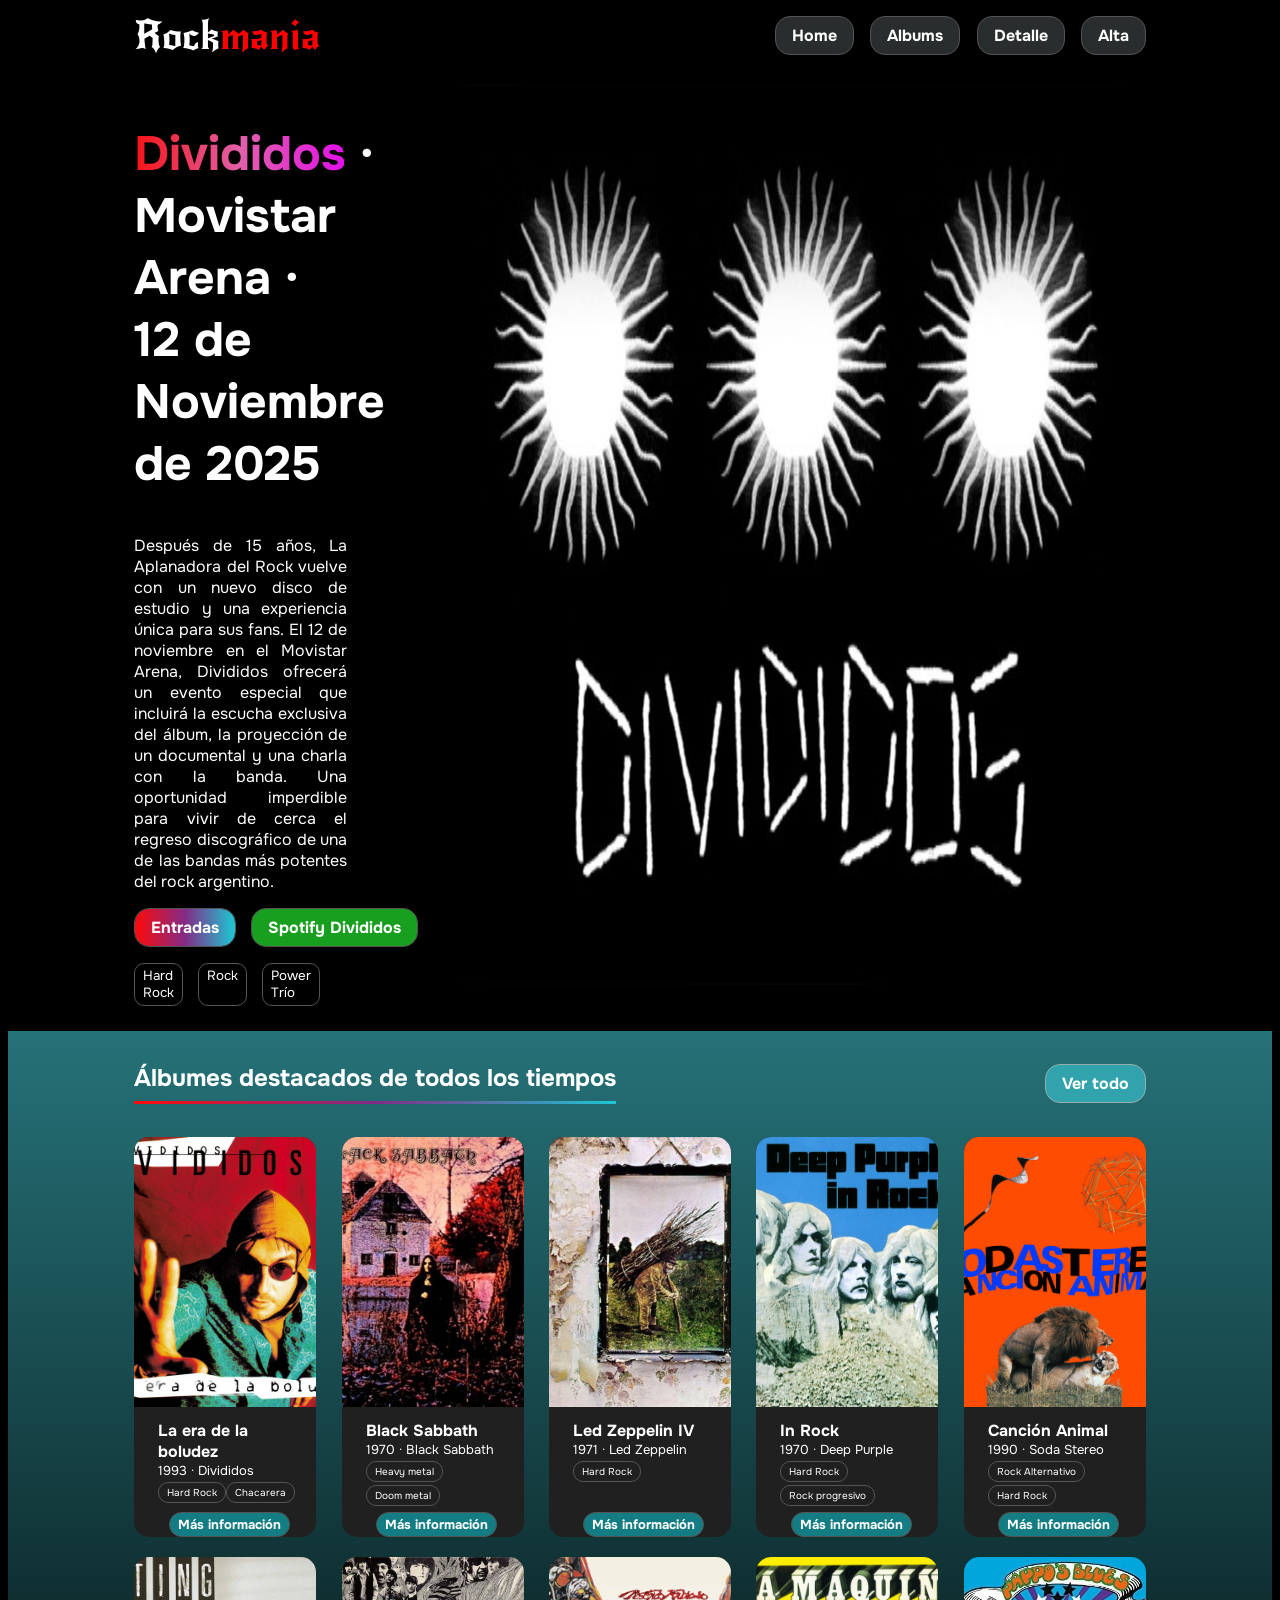
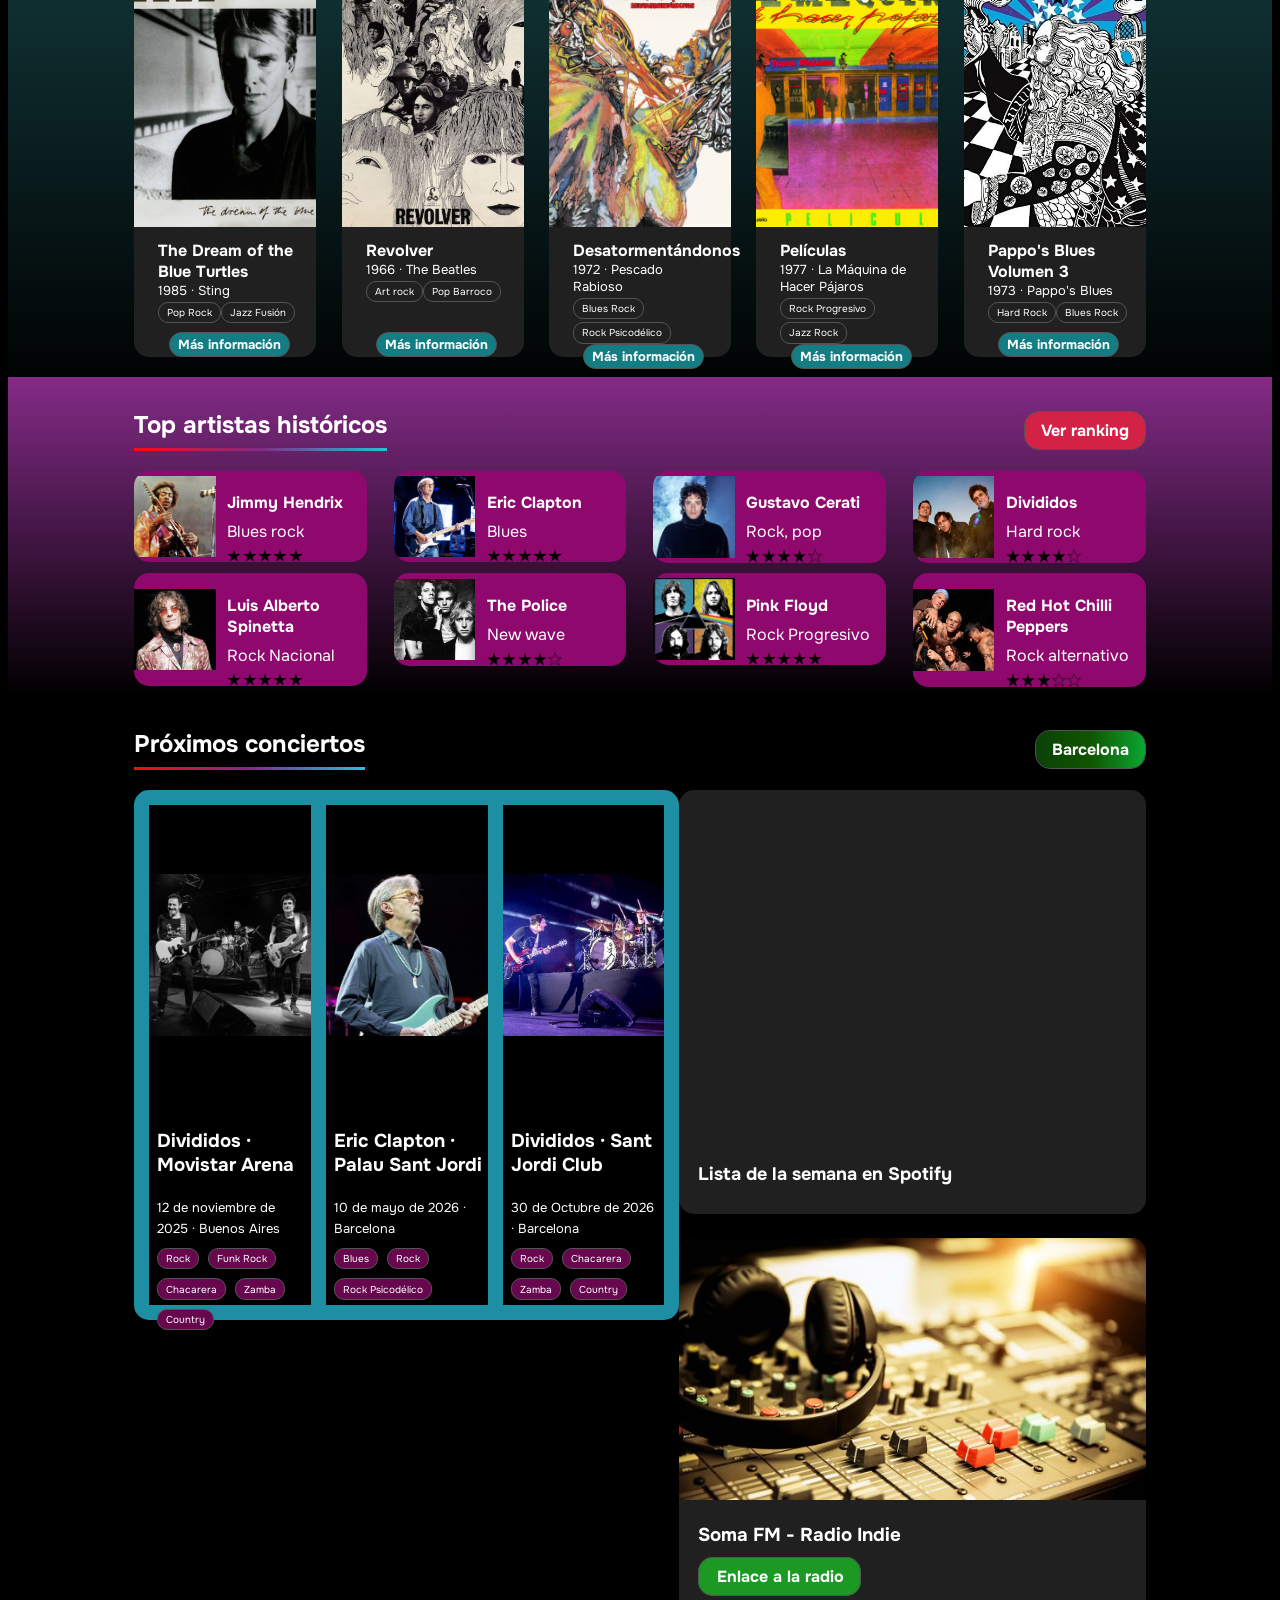
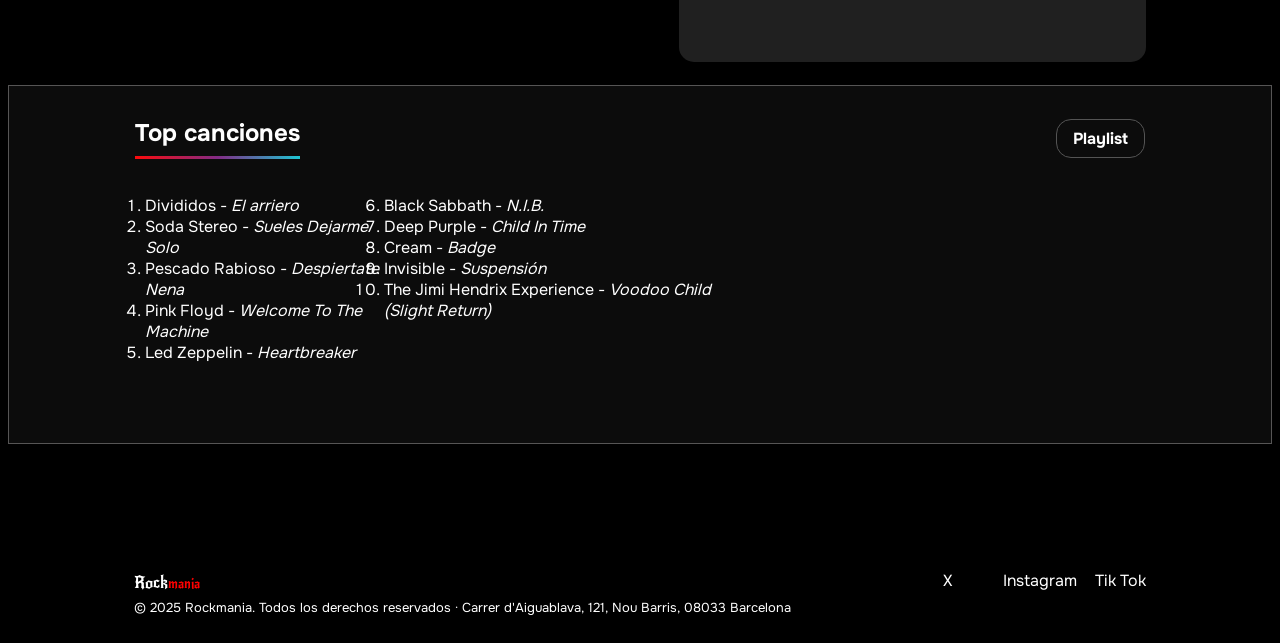
<file: index.html>
<!DOCTYPE html>
<html lang="es">

<head>
    <meta charset="UTF-8">
    <meta name="author" content="Ezequiel Ignacio Carracedo">
    <title>Rockmania</title>
    <link rel="icon" type="ico" href="favicon.ico">
    <link rel="stylesheet" href="css/style.css">
    <link rel="stylesheet" href="css/index.css">
    <link rel="stylesheet" href="css/menu.css">
</head>

<body class="tipo_general">
    <header class="menu_principal">
        <h1 class="font_titulo_pagina">Rock<span>mania</span></h1>
        <nav>
            <ul class="navegacion">
                <li class="boton"><a href="index.html">Home</a></li>
                <li class="boton"><a href="albums.html">Albums</a></li>
                <li class="boton"><a href="detalle.html">Detalle</a></li>
                <li class="boton"><a href="alta.html">Alta</a></li>
            </ul>
        </nav>

    </header>
    <main>
        <section>
            <article class="container_articulo_principal">
                <div>
                    <h2><span>Divididos</span> · Movistar
                        Arena · <span><br>12 de Noviembre de 2025</span></h2>

                    <p> Después de 15 años, La Aplanadora del Rock vuelve con un
                        nuevo
                        disco de estudio y una experiencia única para sus fans. El 12 de noviembre en el Movistar
                        Arena,
                        Divididos ofrecerá un evento especial que incluirá la escucha exclusiva del álbum, la
                        proyección
                        de
                        un documental y una charla con la banda.

                        Una oportunidad imperdible para vivir de cerca el regreso discográfico de una de las bandas
                        más
                        potentes del rock argentino. </p>
                    <footer>
                        <ul class="lista_articulo_principal">
                            <li class="boton"> <a
                                    href="https://www.movistararena.com.ar/show/98c631c5-e602-4279-a43f-797376665edb">Entradas</a>
                            </li>
                            <li class="boton"> <a
                                    href="https://open.spotify.com/artist/6ZIgPKHzpcswB8zh7sRIhx?si=WIdgTFvKQHCFEVHO5VPCTg">Spotify
                                    Divididos</a></li>
                        </ul>
                        <div class="container_tags">
                            <span class="tag">Hard Rock</span><span class="tag">Rock</span><span class="tag"> Power
                                Trío</span>
                        </div>

                    </footer>
                </div>

                <img src="src/imatges/divididosMovistar.jpg"></img>
            </article>

        </section>

        <section id="albums">
            <div class="encabezado_seccion">
                <h2>Álbumes destacados de todos los tiempos</h2>
                <span class="boton"><a href="albums.html">Ver todo</a></span>
            </div>
            <div class="seccion_album">
                <article class="container_album">
                    <img src="src/imatges/Albums/laEraDeLaBoludez.jpeg">
                    <div class="texto_album">
                        <h3>La era de la boludez</h3>
                        <span>1993 · Divididos</span>
                        <footer>
                            <div>
                                <span class="tag">Hard Rock</span><span class="tag"> Chacarera</span>

                            </div>

                        </footer>
                        <div>
                            <li class="boton"><a href="albums.html"><span>Más información</span> </a></li>
                        </div>
                    </div>
                </article>
                <article class="container_album">
                    <img src="src/imatges/Albums/blackSabbath.jpg">
                    <div class="texto_album">
                        <h3>Black Sabbath</h3>
                        <span> 1970 · Black Sabbath </span>
                        <footer>
                            <div>
                                <span class="tag"> Heavy metal​</span> <span class="tag">Doom metal</span>
                            </div>
                        </footer>
                        <div>
                            <span class="boton"><a href="albums.html">Más información</a></span>
                        </div>
                    </div>
                </article>
                <article class="container_album">
                    <img src="src/imatges/Albums/ledZeppelin.jpg">
                    <div class="texto_album">
                        <h3>Led Zeppelin IV</h3>
                        <span>1971 · Led Zeppelin</span>
                        <footer>
                            <div>
                                <span class="tag">Hard Rock</span>
                            </div>
                        </footer>
                        <div>
                            <span class="boton"> <a href="albums.html">Más información</a></span>
                        </div>
                    </div>
                </article>
                <article class="container_album">
                    <img src="src/imatges/Albums/inRock.jpg">
                    <div class="texto_album">
                        <h3>In Rock</h3>
                        <span>1970 · Deep Purple</span>
                        <footer>
                            <div>
                                <span class="tag">Hard Rock</span> <span class="tag">Rock progresivo</span>
                            </div>
                        </footer>
                        <div>
                            <a class="boton" href="albums.html">Más información</a>
                        </div>
                    </div>
                </article>
                <article class="container_album">
                    <img src="src/imatges/Albums/cancionAnimal.jpeg">
                    <div class="texto_album">
                        <h3>Canción Animal</h3>
                        <span>1990 · Soda Stereo</span>
                        <footer>
                            <div>
                                <span class="tag">Rock Alternativo</span> <span class="tag">Hard Rock</span>
                            </div>
                        </footer>
                        <div>
                            <a class="boton" href="albums.html">Más información</a>
                        </div>
                    </div>
                </article>
                <article class="container_album">
                    <img src="src/imatges/Albums/blueTurtles.jpg">
                    <div class="texto_album">
                        <h3>The Dream of the Blue Turtles</h3>
                        <span>1985 · Sting</span>
                        <footer>
                            <div>
                                <span class="tag">Pop Rock</span><span class="tag">Jazz Fusión</span>
                            </div>
                        </footer>
                        <div>
                            <a class="boton" href="albums.html">Más información</a>
                        </div>
                    </div>
                </article>
                <article class="container_album">
                    <img src="src/imatges/Albums/revolver.jpg">
                    <div class="texto_album">
                        <h3>Revolver</h3>
                        <span>1966 · The Beatles</span>
                        <footer>
                            <div>
                                <span class="tag">Art rock</span><span class="tag">Pop Barroco</span>
                            </div>
                        </footer>
                        <div>
                            <a class="boton" href="albums.html">Más información</a>
                        </div>
                    </div>
                </article>
                <article class="container_album">
                    <img src="src/imatges/Albums/desatormentandonos.jpg">
                    <div class="texto_album">
                        <h3>Desatormentándonos</h3>
                        <span>1972 · Pescado Rabioso</span>

                        <footer>
                            <div>
                                <span class="tag">Blues Rock</span> <span class="tag">Rock Psicodélico</span>
                            </div>
                        </footer>
                        <div>
                            <a class="boton" href="albums.html">Más información</a>
                        </div>
                    </div>
                </article>
                <article class="container_album">
                    <img src="src/imatges/Albums/peliculas.jpeg">
                    <div class="texto_album">
                        <h3>Películas</h3>
                        <span>1977 · La Máquina de Hacer Pájaros</span>
                        <footer>
                            <div>
                                <span class="tag">Rock Progresivo</span> <span class="tag">Jazz Rock</span>
                            </div>
                        </footer>
                        <div>
                            <a class="boton" href="albums.html">Más información</a>
                        </div>
                    </div>
                </article>
                <article class="container_album">
                    <img src="src/imatges/Albums/papposBluesVol3.jpg">
                    <div class="texto_album">
                        <h3>Pappo's Blues Volumen 3</h3>
                        <span>1973 · Pappo's Blues</span>
                        <footer>
                            <div>
                                <span class="tag">Hard Rock</span> <span class="tag">Blues Rock</span>
                            </div>
                        </footer>
                        <div>
                            <a class="boton" href="albums.html">Más información</a>
                        </div>
                    </div>
                </article>
            </div>
        </section>

        <section id="artistas_destacados">
            <div class="encabezado_seccion">
                <h2>Top artistas históricos</h2>
                <span class="boton"><a href="albums.html">Ver ranking</a></span>
            </div>
            <div class="seccion_artista">

                <article class="container_artista">

                    <img src="src/imatges/Artists/Hendrix.jpg">
                    <div>
                        <h4>Jimmy Hendrix</h4>
                        <span>Blues rock</span>
                        <a id="artista_anchor"   href="detalle.html"></a>
                        <div class="estrellas_ranking">
                            <img src="src/imatges/Artists/estrella_completa.png" alt="Estrella completa">
                            <img src="src/imatges/Artists/estrella_completa.png" alt="Estrella completa">
                            <img src="src/imatges/Artists/estrella_completa.png" alt="Estrella completa">
                            <img src="src/imatges/Artists/estrella_completa.png" alt="Estrella completa">
                            <img src="src/imatges/Artists/estrella_completa.png" alt="Estrella completa">
                        </div>
                    </div>

                </article>
                </a>
                <article class="container_artista">
                    <img src="src/imatges/Artists/clatpon.jpg">
                    <div>
                        <h4>Eric Clapton</h4>
                        <span>Blues</span>
                        <a  id="artista_anchor"   href="detalle.html"></a>
                        <div class="estrellas_ranking">
                            <img src="src/imatges/Artists/estrella_completa.png" alt="Estrella completa">
                            <img src="src/imatges/Artists/estrella_completa.png" alt="Estrella completa">
                            <img src="src/imatges/Artists/estrella_completa.png" alt="Estrella completa">
                            <img src="src/imatges/Artists/estrella_completa.png" alt="Estrella completa">
                            <img src="src/imatges/Artists/estrella_completa.png" alt="Estrella completa">
                        </div>
                    </div>
                </article>
                <article class="container_artista">
                    <img src="src/imatges/Artists/cerati.jpg">
                    <div>
                        <h4>Gustavo Cerati</h4>
                        <span>Rock, pop</span>
                        <a id="artista_anchor" href="detalle.html"></a>
                        <div class="estrellas_ranking">
                            <img src="src/imatges/Artists/estrella_completa.png" alt="Estrella completa">
                            <img src="src/imatges/Artists/estrella_completa.png" alt="Estrella completa">
                            <img src="src/imatges/Artists/estrella_completa.png" alt="Estrella completa">
                            <img src="src/imatges/Artists/estrella_completa.png" alt="Estrella completa">
                            <img src="src/imatges/Artists/estrella_vacia.png" alt="Estrella vacia">
                        </div>
                    </div>
                </article>
                <article class="container_artista">
                    <img src="src/imatges/Artists/divididos.jpg">
                    <div>
                        <h4>Divididos</h4>
                        <span>Hard rock</span>
                        <a id="artista_anchor"   href="detalle.html"></a>
                        <div class="estrellas_ranking">
                            <img src="src/imatges/Artists/estrella_completa.png" alt="Estrella completa">
                            <img src="src/imatges/Artists/estrella_completa.png" alt="Estrella completa">
                            <img src="src/imatges/Artists/estrella_completa.png" alt="Estrella completa">
                            <img src="src/imatges/Artists/estrella_completa.png" alt="Estrella completa">
                            <img src="src/imatges/Artists/estrella_vacia.png" alt="Estrella vacia">
                        </div>
                    </div>
                </article>
                <article class="container_artista">
                    <img src="src/imatges/Artists/spinetta.jpg">
                    <div>
                        <h4>Luis Alberto Spinetta</h4>
                        <span>Rock Nacional</span>
                        <a id="artista_anchor"  href="detalle.html"></a>
                        <div class="estrellas_ranking">
                            <img src="src/imatges/Artists/estrella_completa.png" alt="Estrella completa">
                            <img src="src/imatges/Artists/estrella_completa.png" alt="Estrella completa">
                            <img src="src/imatges/Artists/estrella_completa.png" alt="Estrella completa">
                            <img src="src/imatges/Artists/estrella_completa.png" alt="Estrella completa">
                            <img src="src/imatges/Artists/estrella_completa.png" alt="Estrella completa">
                        </div>
                    </div>
                </article>
                <article class="container_artista">
                    <img src="src/imatges/Artists/police.jpg">
                    <div>
                        <h4>The Police</h4>
                        <span>New wave</span>
                        <a id="artista_anchor"   href="detalle.html"></a>
                        <div class="estrellas_ranking">
                            <img src="src/imatges/Artists/estrella_completa.png" alt="Estrella completa">
                            <img src="src/imatges/Artists/estrella_completa.png" alt="Estrella completa">
                            <img src="src/imatges/Artists/estrella_completa.png" alt="Estrella completa">
                            <img src="src/imatges/Artists/estrella_completa.png" alt="Estrella completa">
                            <img src="src/imatges/Artists/estrella_vacia.png" alt="Estrella vacia">
                        </div>
                    </div>
                </article>
                <article class="container_artista">
                    <img src="src/imatges/Artists/pink_floyd.jpg">
                    <div>
                        <h4>Pink Floyd</h4>
                        <span>Rock Progresivo</span>
                        <a id="artista_anchor"  href="detalle.html"></a>
                        <div class="estrellas_ranking">
                            <img src="src/imatges/Artists/estrella_completa.png" alt="Estrella completa">
                            <img src="src/imatges/Artists/estrella_completa.png" alt="Estrella completa">
                            <img src="src/imatges/Artists/estrella_completa.png" alt="Estrella completa">
                            <img src="src/imatges/Artists/estrella_completa.png" alt="Estrella completa">
                            <img src="src/imatges/Artists/estrella_completa.png" alt="Estrella completa">
                        </div>
                    </div>
                </article>
                <article class="container_artista">
                    <img src="src/imatges/Artists/red_hot.jpg">
                    <div>
                        <h4>Red Hot Chilli Peppers</h4>
                        <span>Rock alternativo</span>
                        <a id="artista_anchor" href="detalle.html"></a>
                        <div class="estrellas_ranking">
                            <img src="src/imatges/Artists/estrella_completa.png" alt="Estrella completa">
                            <img src="src/imatges/Artists/estrella_completa.png" alt="Estrella completa">
                            <img src="src/imatges/Artists/estrella_completa.png" alt="Estrella completa">
                            <img src="src/imatges/Artists/estrella_vacia.png" alt="Estrella completa">
                            <img src="src/imatges/Artists/estrella_vacia.png" alt="Estrella completa">
                        </div>
                    </div>
                </article>
            </div>
        </section>
    </main>
    <div class="encabezado_seccion">
        <h2>Próximos conciertos</h2>
        <span id="barcelona" class="boton">Barcelona</span>
    </div>
    <div class="conciertos_aside_container">
        <section class="recuadro_proximos_conciertos">
            <article class="container_concierto">
                <img src="src/imatges/divididos.jpg">
                <div>
                    <h3>Divididos · Movistar Arena </h3>
                    <span>12 de noviembre de 2025 · Buenos Aires</span>
                    <footer>
                        <span class="tag">Rock</span> <span class="tag">Funk Rock</span><span class="tag">
                            Chacarera</span><span class="tag">Zamba</span> <span class="tag"> Country</span>
                    </footer>
                </div>
            </article>
            <article class="container_concierto">
                <img src="src/imatges/eric_clapton.jpg">
                <div>
                    <h3>Eric Clapton · Palau Sant Jordi</h3>
                    <span>10 de mayo de 2026 · Barcelona</span>
                    <footer>
                        <span class="tag">Blues</span> <span class="tag">Rock</span> <span class="tag">Rock
                            Psicodélico</span>
                    </footer>
                </div>
            </article>
            <article class="container_concierto">
                <img src="src/imatges/divididosVivo.jpg">
                <div>
                    <h3>Divididos · Sant Jordi Club</h3>
                    <span>30 de Octubre de 2026 · Barcelona</span>
                    <footer>
                        <span class="tag"> Rock</span> <span class="tag">Chacarera</span> <span class="tag">Zamba</span>
                        <span class="tag">Country</span>
                    </footer>
                </div>
            </article>

        </section>

        <aside>
            <article class="container_radio">
                <iframe data-testid="embed-iframe" style="border-radius:12px"
                    src="https://open.spotify.com/embed/playlist/2saIgDD1JlvVnL1x9wrfOG?utm_source=generator&theme=0"
                    width="100%" height="360" frameBorder="0" allowfullscreen=""
                    allow="autoplay; clipboard-write; encrypted-media; fullscreen; picture-in-picture"
                    loading="lazy"></iframe>
                <div>
                    <span>Lista de la semana en Spotify</span>
                </div>
            </article>
            <article class="container_radio">
                <img src="src/imatges/radioIndie.jpg">
                <h3>Soma FM - Radio Indie</h3>
                <a class="boton" href="https://www.radio.es/s/somafm-indiepoprocks">Enlace a la radio</a>
            </article>
        </aside>
    </div>
    <section id="top_canciones">
        <div class="encabezado_seccion">
            <h2>Top canciones</h2>
            <a class="boton"
                href="https://open.spotify.com/playlist/37i9dQZF1DWSo7PX7dbgH8?si=a5a40ad814b44875">Playlist</a>
        </div>
        <div class="seccion_top_canciones">
            <ol class="top_lista">
                <span>
                    <li>
                        <span>Divididos - <a href="detalle.html">El arriero</a></span>
                    </li>
                    <li>
                        <span>Soda Stereo - <a href="detalle.html">Sueles Dejarme Solo</a></span>
                    </li>
                    <li>
                        <span>Pescado Rabioso - <a href="detalle.html">Despiertate Nena</a></span>
                    </li>
                    <li>
                        <span>Pink Floyd - <a href="detalle.html">Welcome To The Machine</a></span>
                    </li>
                    <li>
                        <span>Led Zeppelin - <a href="detalle.html">Heartbreaker</a></span>
                    </li>
                </span>
                <span>
                    <li>
                        <span>Black Sabbath - <a href="detalle.html">N.I.B.</a></span>
                    </li>
                    <li>
                        <span>Deep Purple - <a href="detalle.html">Child In Time</a></span>
                    </li>
                    <li>
                        <span>Cream - <a href="detalle.html">Badge</a></span>
                    </li>
                    <li>
                        <span>Invisible - <a href="detalle.html">Suspensión</a></span>
                    </li>
                    <li>
                        <span>The Jimi Hendrix Experience - <a href="detalle.html">Voodoo Child
                                (Slight
                                Return)</a></span>
                    </li>
                </span>
            </ol>
        </div>
    </section>
    <footer class="seccion_footer">
        <div>
            <p class="font_titulo_pagina">Rock<span class="resaltado">mania</span></p>
            <span>&copy; 2025 Rockmania. Todos los derechos reservados · <a
                    href="https://maps.app.goo.gl/htboXodvyVePiQH66"> Carrer d'Aiguablava, 121, Nou Barris, 08033
                    Barcelona </a></span>
        </div>
        <div>
            <div>
                <a href="https://x.com/?lang=es">X</a>
            </div>
            <div>
                <a href="https://www.instagram.com/">Instagram</a>
            </div>
            <div>
                <a href="https://x.com/?lang=es">Tik Tok</a>
            </div>
        </div>
    </footer>
</body>

</html>
</file>
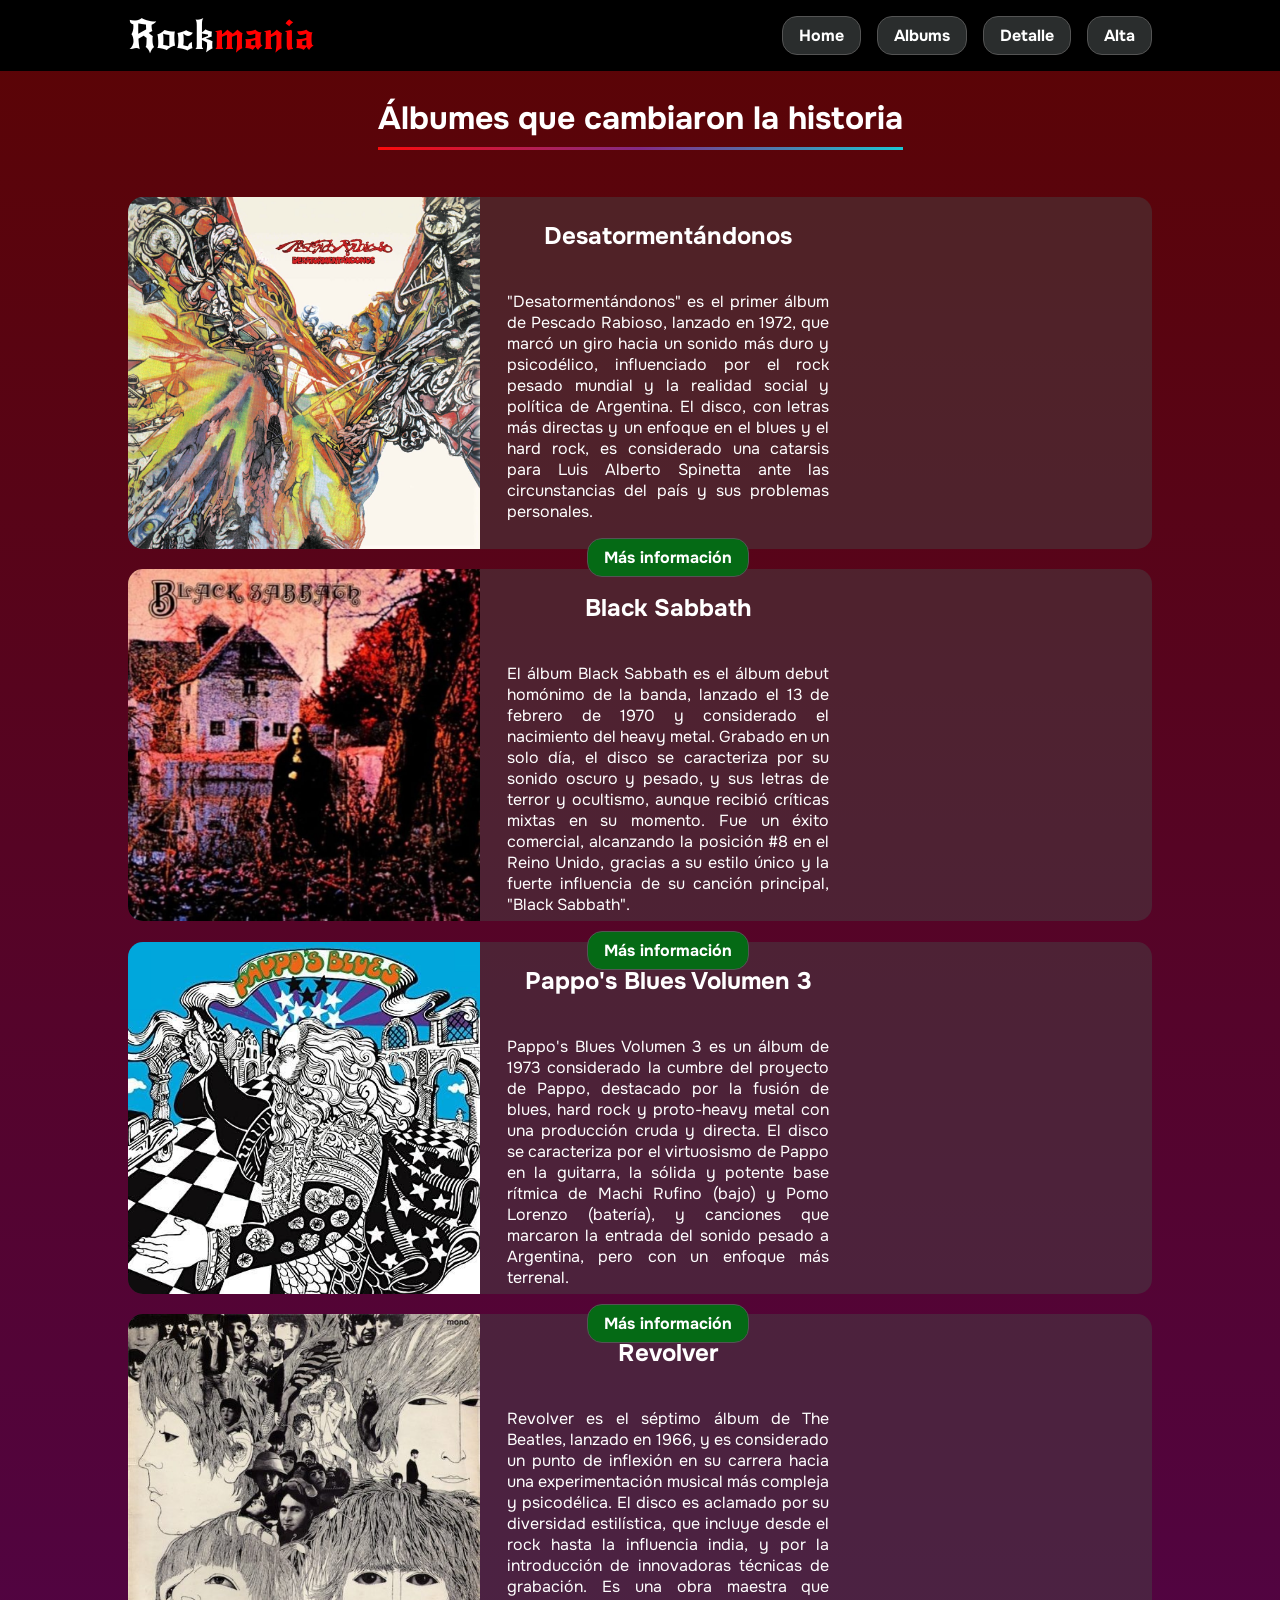
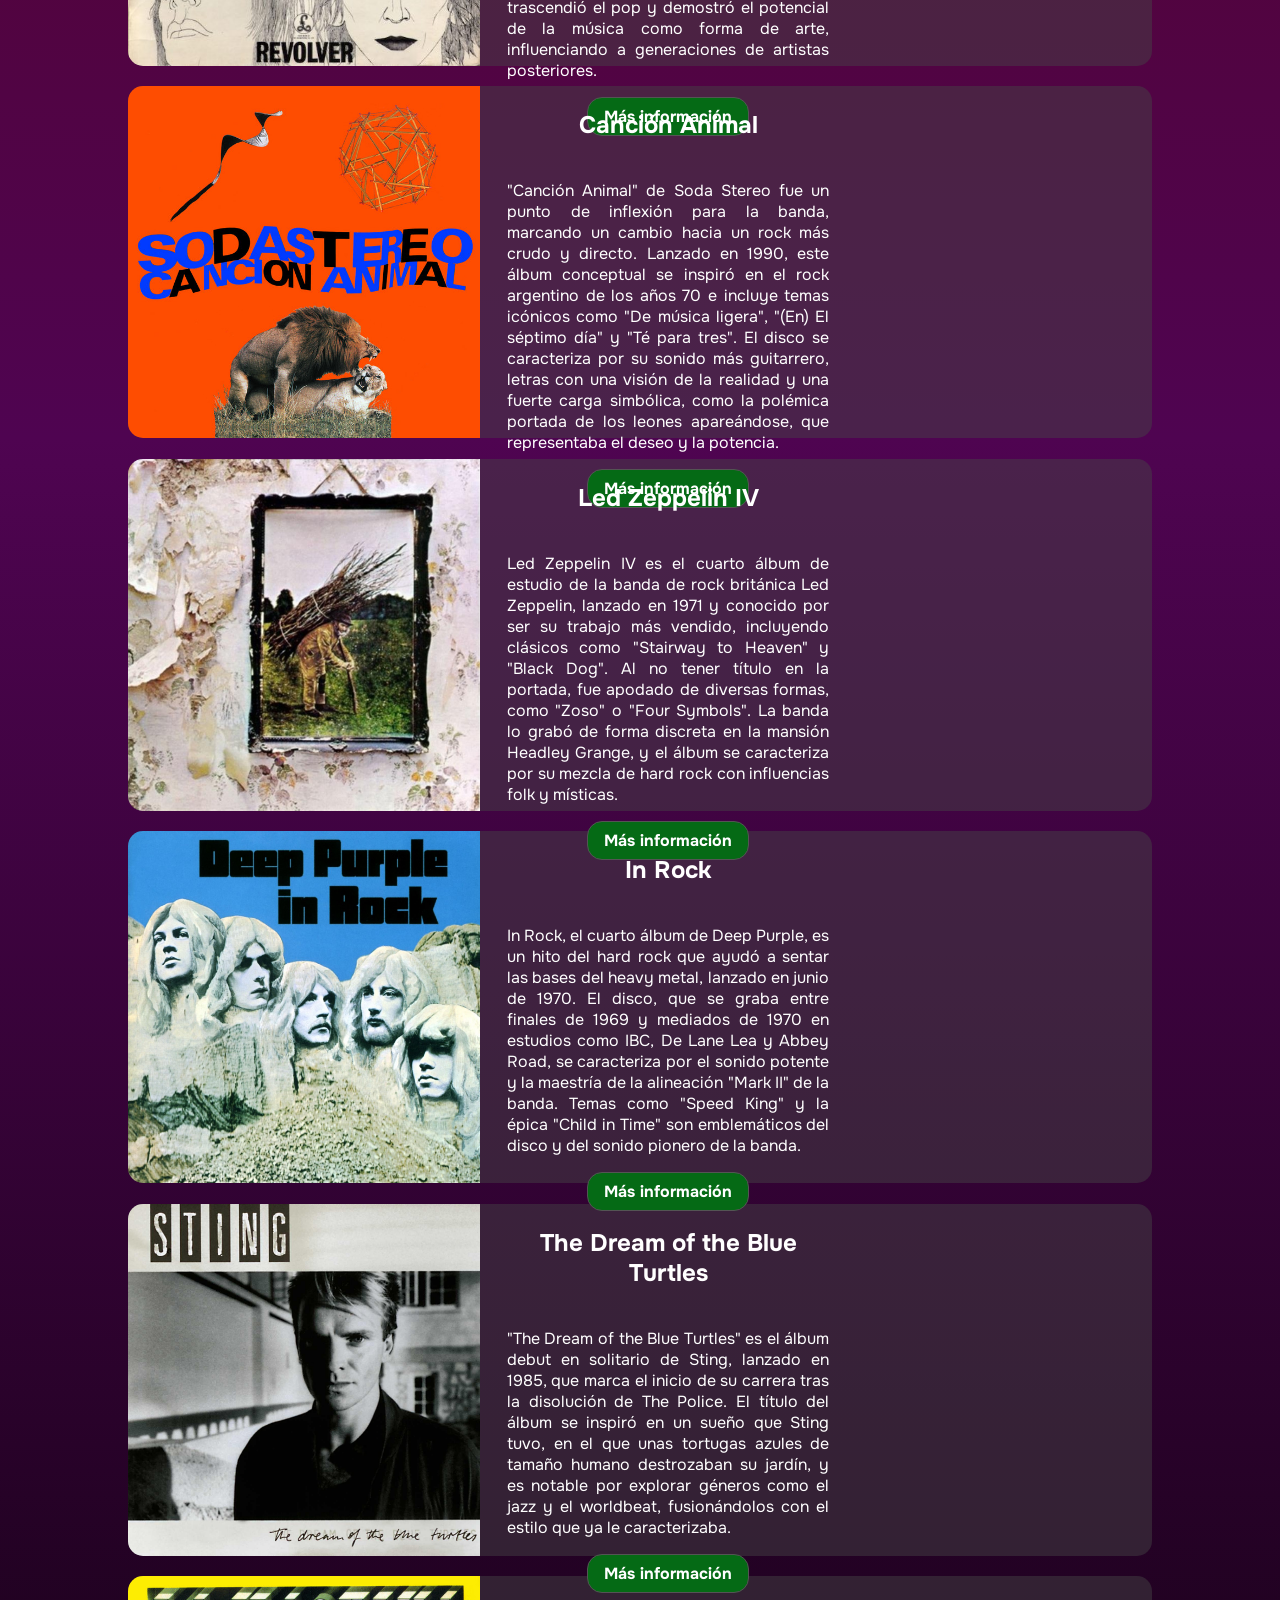
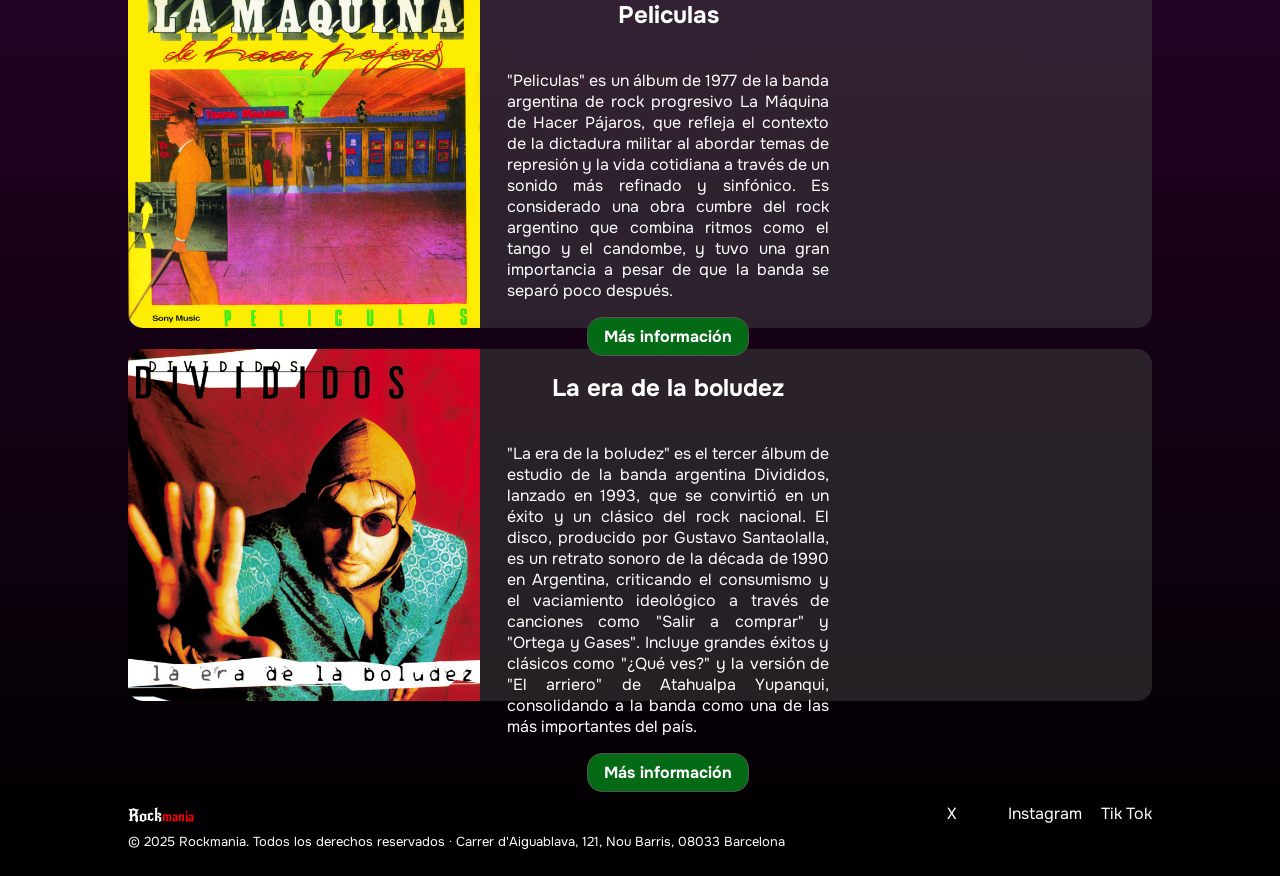
<file: albums.html>
<!DOCTYPE html>
<html lang="es">

<head>
    <meta charset="UTF-8">
    <meta name="author" content="Ezequiel Ignacio Carracedo">
    <title>Rockmania</title>
    <link rel="icon" type="ico" href="favicon.ico">
    <link rel="stylesheet" href="css/style.css">
    <link rel="stylesheet" href="css/menu.css">
    <link rel="stylesheet" href="css/albums.css">
</head>

<body class="tipo_general">
    <header class="menu_principal">
        <h1 class="font_titulo_pagina">Rock<span>mania</span></h1>
        <nav>
            <ul class="navegacion">
                <li class="boton"><a href="index.html">Home</a></li>
                <li class="boton"><a href="albums.html">Albums</a></li>
                <li class="boton"><a href="detalle.html">Detalle</a></li>
                <li class="boton"><a href="alta.html">Alta</a></li>
            </ul>
        </nav>
    </header>
    <main>
        <section>
            <div>
                <h2>Álbumes que cambiaron la historia</h2>
            </div>
            <div>
                <article>
                    <img src="src/imatges/Albums/desatormentandonos.jpg" alt="">
                    <div>
                        <div class="cuerpo_tarjeta">
                            <div>
                                <h3>Desatormentándonos</h3>
                                <p>"Desatormentándonos" es el primer álbum de Pescado Rabioso, lanzado en 1972, que
                                    marcó un
                                    giro hacia un sonido más duro y psicodélico, influenciado por el rock pesado mundial
                                    y
                                    la
                                    realidad social y política de Argentina. El disco, con letras más directas y un
                                    enfoque
                                    en
                                    el blues y el hard rock, es considerado una catarsis para Luis Alberto Spinetta ante
                                    las
                                    circunstancias del país y sus problemas personales. </p>
                                <div id="boton">
                                    <span class="boton"><a href="detalle.html">Más información</a></span>
                                </div>
                            </div>
                            <div>
                                <iframe data-testid="embed-iframe" style="border-radius:15px"
                                    src="https://open.spotify.com/embed/album/4K0JVP5veNYTVI6IMamlla?utm_source=generator"
                                    width="100%" height="352" frameBorder="0" allowfullscreen=""
                                    allow="autoplay; clipboard-write; encrypted-media; fullscreen; picture-in-picture"
                                    loading="lazy"></iframe>
                            </div>
                        </div>
                    </div>
                </article>
                <article>
                    <img src="src/imatges/Albums/blackSabbath.jpg" alt="">
                    <div>
                        <div class="cuerpo_tarjeta">
                            <div>
                                <h3>Black Sabbath</h3>
                                <p>El álbum Black Sabbath es el álbum debut homónimo de la banda, lanzado el 13 de
                                    febrero de 1970 y considerado el nacimiento del heavy metal. Grabado en un solo día,
                                    el disco se caracteriza por su sonido oscuro y pesado, y sus letras de terror y
                                    ocultismo, aunque recibió críticas mixtas en su momento. Fue un éxito comercial,
                                    alcanzando la posición #8 en el Reino Unido, gracias a su estilo único y la fuerte
                                    influencia de su canción principal, "Black Sabbath". </p>
                                <div id="boton">
                                    <span class="boton"><a href="detalle.html">Más información</a></span>
                                </div>
                            </div>

                            <div>
                                <iframe data-testid="embed-iframe" style="border-radius:12px"
                                    src="https://open.spotify.com/embed/album/3OmnatFgQ8o1DlYLp9EpNJ?utm_source=generator"
                                    width="100%" height="352" frameBorder="0" allowfullscreen=""
                                    allow="autoplay; clipboard-write; encrypted-media; fullscreen; picture-in-picture"
                                    loading="lazy"></iframe>

                            </div>
                        </div>
                    </div>
                </article>
                <article>
                    <img src="src/imatges/Albums/papposBluesVol3.jpg" alt="">
                    <div>
                        <div class="cuerpo_tarjeta">
                            <div>
                                <h3>Pappo's Blues Volumen 3</h3>
                                <p>Pappo's Blues Volumen 3 es un álbum de 1973 considerado la cumbre del proyecto de
                                    Pappo,
                                    destacado por la fusión de blues, hard rock y proto-heavy metal con una producción
                                    cruda y
                                    directa. El disco se caracteriza por el virtuosismo de Pappo en la guitarra, la
                                    sólida y
                                    potente base rítmica de Machi Rufino (bajo) y Pomo Lorenzo (batería), y canciones
                                    que
                                    marcaron la entrada del sonido pesado a Argentina, pero con un enfoque más terrenal.
                                </p>
                                <div id="boton">
                                    <span class="boton"><a href="detalle.html">Más información</a></span>
                                </div>
                            </div>
                            <div><iframe data-testid="embed-iframe" style="border-radius:12px"
                                    src="https://open.spotify.com/embed/album/1F3hULFzB7JebCft7dcdBq?utm_source=generator"
                                    width="100%" height="352" frameBorder="0" allowfullscreen=""
                                    allow="autoplay; clipboard-write; encrypted-media; fullscreen; picture-in-picture"
                                    loading="lazy"></iframe></div>

                        </div>
                    </div>
                </article>
                <article>
                    <img src="src/imatges/Albums/revolver.jpg" alt="">
                    <div>
                        <div class="cuerpo_tarjeta">
                            <div>
                                <h3>Revolver</h3>
                                <p>Revolver es el séptimo álbum de The Beatles, lanzado en 1966, y es considerado un
                                    punto
                                    de
                                    inflexión en su carrera hacia una experimentación musical más compleja y
                                    psicodélica. El
                                    disco es aclamado por su diversidad estilística, que incluye desde el rock hasta la
                                    influencia india, y por la introducción de innovadoras técnicas de grabación. Es una
                                    obra
                                    maestra que trascendió el pop y demostró el potencial de la música como forma de
                                    arte,
                                    influenciando a generaciones de artistas posteriores.
                                </p>
                                <div id="boton">
                                    <span class="boton"><a href="detalle.html">Más información</a></span>
                                </div>
                            </div>
                            <div>
                                <iframe data-testid="embed-iframe" style="border-radius:12px"
                                    src="https://open.spotify.com/embed/album/3PRoXYsngSwjEQWR5PsHWR?utm_source=generator"
                                    width="100%" height="352" frameBorder="0" allowfullscreen=""
                                    allow="autoplay; clipboard-write; encrypted-media; fullscreen; picture-in-picture"
                                    loading="lazy"></iframe>
                            </div>


                        </div>
                    </div>
                </article>
                <article>
                    <img src="src/imatges/Albums/cancionAnimal.jpeg" alt="">
                    <div>
                        <div class="cuerpo_tarjeta">
                            <div>
                                <h3>Canción Animal</h3>
                                <p> "Canción Animal" de Soda Stereo fue un punto de inflexión
                                    para la banda, marcando un cambio hacia un rock más crudo y directo. Lanzado en
                                    1990, este álbum conceptual se inspiró en el rock argentino de los años 70 e incluye
                                    temas icónicos como "De música ligera", "(En) El séptimo día" y "Té para tres". El
                                    disco se caracteriza por su sonido más guitarrero, letras con una visión de la
                                    realidad y una fuerte carga simbólica, como la polémica portada de los leones
                                    apareándose, que representaba el deseo y la potencia. </p>
                                <div id="boton">
                                    <span class="boton"><a href="detalle.html">Más información</a></span>
                                </div>
                            </div>
                            <div>
                                <iframe data-testid="embed-iframe" style="border-radius:12px"
                                    src="https://open.spotify.com/embed/album/3GoSlKTNcVOp1ZxE5OOXeN?utm_source=generator"
                                    width="100%" height="352" frameBorder="0" allowfullscreen=""
                                    allow="autoplay; clipboard-write; encrypted-media; fullscreen; picture-in-picture"
                                    loading="lazy"></iframe>
                            </div>

                        </div>
                    </div>
                </article>
                <article>
                    <img src="src/imatges/Albums/ledZeppelin.jpg" alt="">
                    <div>
                        <div class="cuerpo_tarjeta">
                            <div>
                                <h3>Led Zeppelin IV</h3>
                                <p>Led Zeppelin IV es el cuarto álbum de estudio de la banda de rock británica Led
                                    Zeppelin, lanzado en 1971 y conocido por ser su trabajo más vendido, incluyendo
                                    clásicos como "Stairway to Heaven" y "Black Dog". Al no tener título en la portada,
                                    fue apodado de diversas formas, como "Zoso" o "Four Symbols". La banda lo grabó de
                                    forma discreta en la mansión Headley Grange, y el álbum se caracteriza por su mezcla
                                    de hard rock con influencias folk y místicas. </p>
                                <div id="boton">
                                    <span class="boton"><a href="detalle.html">Más información</a></span>
                                </div>
                            </div>
                            <div>
                                <iframe data-testid="embed-iframe" style="border-radius:12px"
                                    src="https://open.spotify.com/embed/album/5EyIDBAqhnlkAHqvPRwdbX?utm_source=generator"
                                    width="100%" height="352" frameBorder="0" allowfullscreen=""
                                    allow="autoplay; clipboard-write; encrypted-media; fullscreen; picture-in-picture"
                                    loading="lazy"></iframe>
                            </div>
                        </div>
                    </div>
                </article>
                <article>
                    <img src="src/imatges/Albums/inRock.jpg" alt="">
                    <div>
                        <div class="cuerpo_tarjeta">
                            <div>
                                <h3>In Rock</h3>
                                <p>In Rock, el cuarto álbum de Deep Purple, es un hito del hard rock que ayudó a sentar
                                    las bases del heavy metal, lanzado en junio de 1970. El disco, que se graba entre
                                    finales de 1969 y mediados de 1970 en estudios como IBC, De Lane Lea y Abbey Road,
                                    se caracteriza por el sonido potente y la maestría de la alineación "Mark II" de la
                                    banda. Temas como "Speed King" y la épica "Child in Time" son emblemáticos del disco
                                    y del sonido pionero de la banda. </p>
                                <div id="boton">
                                    <span class="boton"><a href="detalle.html">Más información</a></span>
                                </div>
                            </div>
                            <div>
                                <iframe data-testid="embed-iframe" style="border-radius:12px"
                                    src="https://open.spotify.com/embed/album/3yWO0OWcsKQa46sqSgR3uj?utm_source=generator"
                                    width="100%" height="352" frameBorder="0" allowfullscreen=""
                                    allow="autoplay; clipboard-write; encrypted-media; fullscreen; picture-in-picture"
                                    loading="lazy"></iframe>
                            </div>
                        </div>
                    </div>
                </article>
                <article>
                    <img src="src/imatges/Albums/blueTurtles.jpg" alt="">
                    <div>
                        <div class="cuerpo_tarjeta">
                            <div>
                                <h3>The Dream of the Blue Turtles</h3>
                                <p>"The Dream of the Blue Turtles" es el álbum debut en solitario de Sting, lanzado en
                                    1985, que marca el inicio de su carrera tras la disolución de The Police. El título
                                    del álbum se inspiró en un sueño que Sting tuvo, en el que unas tortugas azules de
                                    tamaño humano destrozaban su jardín, y es notable por explorar géneros como el jazz
                                    y el worldbeat, fusionándolos con el estilo que ya le caracterizaba. </p>
                                <div  id="boton">
                                    <span class="boton"><a href="detalle.html">Más información</a></span>
                                </div>
                            </div>
                            <div>
                                <iframe data-testid="embed-iframe" style="border-radius:12px"
                                    src="https://open.spotify.com/embed/album/17mrdCgqrWfqpJlaCNGCdF?utm_source=generator"
                                    width="100%" height="352" frameBorder="0" allowfullscreen=""
                                    allow="autoplay; clipboard-write; encrypted-media; fullscreen; picture-in-picture"
                                    loading="lazy"></iframe>
                            </div>


                        </div>
                    </div>
                </article>
                <article>
                    <img src="src/imatges/Albums/peliculas.jpeg" alt="">
                    <div>
                        <div class="cuerpo_tarjeta">
                            <div>
                                <h3>Peliculas</h3>
                                <p>"Peliculas" es un álbum de 1977 de la banda argentina de rock progresivo La Máquina
                                    de Hacer Pájaros, que refleja el contexto de la dictadura militar al abordar temas
                                    de represión y la vida cotidiana a través de un sonido más refinado y sinfónico. Es
                                    considerado una obra cumbre del rock argentino que combina ritmos como el tango y el
                                    candombe, y tuvo una gran importancia a pesar de que la banda se separó poco
                                    después. </p>
                                <div id="boton">
                                    <span class="boton"><a href="detalle.html">Más información</a></span>
                                </div>
                            </div>
                            <div>
                                <iframe data-testid="embed-iframe" style="border-radius:12px"
                                    src="https://open.spotify.com/embed/album/6hlwylwLskentQQsbTKpcj?utm_source=generator"
                                    width="100%" height="352" frameBorder="0" allowfullscreen=""
                                    allow="autoplay; clipboard-write; encrypted-media; fullscreen; picture-in-picture"
                                    loading="lazy"></iframe>
                            </div>
                        </div>
                    </div>
                </article>
                <article>
                    <img src="src/imatges/Albums/laEraDeLaBoludez.jpeg" alt="">
                    <div>
                        <div class="cuerpo_tarjeta">
                            <div>
                                <h3>La era de la boludez</h3>
                                <p>"La era de la boludez" es el tercer álbum de estudio de la banda argentina Divididos,
                                    lanzado en 1993, que se convirtió en un éxito y un clásico del rock nacional. El
                                    disco, producido por Gustavo Santaolalla, es un retrato sonoro de la década de 1990
                                    en Argentina, criticando el consumismo y el vaciamiento ideológico a través de
                                    canciones como "Salir a comprar" y "Ortega y Gases". Incluye grandes éxitos y
                                    clásicos como "¿Qué ves?" y la versión de "El arriero" de Atahualpa Yupanqui,
                                    consolidando a la banda como una de las más importantes del país. </p>
                                <div id="boton">
                                    <span class="boton"><a href="detalle.html">Más información</a></span>
                                </div>
                            </div>
                            <div>
                                <iframe data-testid="embed-iframe" style="border-radius:12px"
                                    src="https://open.spotify.com/embed/album/4D1aIzUYKG6jytRjgT0QIx?utm_source=generator"
                                    width="100%" height="352" frameBorder="0" allowfullscreen=""
                                    allow="autoplay; clipboard-write; encrypted-media; fullscreen; picture-in-picture"
                                    loading="lazy"></iframe>
                            </div>

                        </div>
                    </div>
                </article>
            </div>
        </section>

    </main>



    <footer class="seccion_footer">
        <div>
            <p class="font_titulo_pagina">Rock<span class="resaltado">mania</span></p>
            <span>&copy; 2025 Rockmania. Todos los derechos reservados · <a
                    href="https://maps.app.goo.gl/htboXodvyVePiQH66"> Carrer d'Aiguablava, 121, Nou Barris, 08033
                    Barcelona </a></span>
        </div>
        <div>
            <div>
                <a href="https://x.com/?lang=es">X</a>
            </div>
            <div>
                <a href="https://www.instagram.com/">Instagram</a>
            </div>
            <div>
                <a href="https://x.com/?lang=es">Tik Tok</a>
            </div>
        </div>
    </footer>

</body>

</html>
</file>
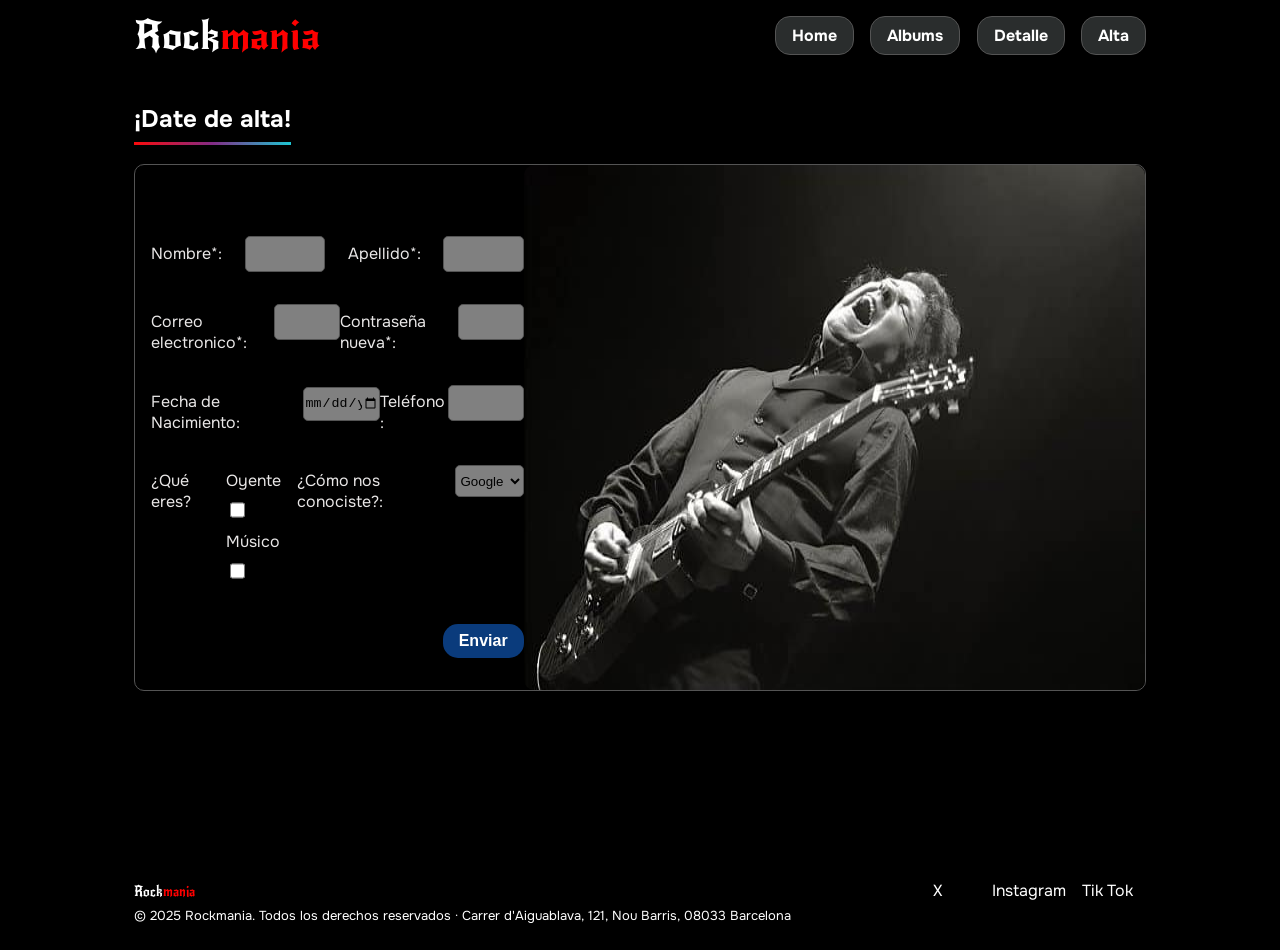
<file: alta.html>
<!DOCTYPE html>
<html lang="es">

<head>
    <meta charset="UTF-8">
    <meta name="author" content="Ezequiel Ignacio Carracedo">
    <title>Rockmania</title>
    <link rel="icon" type="ico" href="favicon.ico">
    <link rel="stylesheet" href="css/style.css">
    <link rel="stylesheet" href="css/menu.css">
    <link rel="stylesheet" href="css/alta.css">

</head>

<body class="tipo_general">
    <header class="menu_principal">
        <h1 class="font_titulo_pagina">Rock<span>mania</span></h1>
        <nav>
            <ul class="navegacion">
                <li class="boton"><a href="index.html">Home</a></li>
                <li class="boton"><a href="albums.html">Albums</a></li>
                <li class="boton"><a href="detalle.html">Detalle</a></li>
                <li class="boton"><a href="alta.html">Alta</a></li>
            </ul>
        </nav>
    </header>
    <main>
        <div class="encabezado_seccion">
            <h2>¡Date de alta!</h3>
        </div>
        <div>
            <form action="" method="get">
                <div>
                    <label for="nombre">Nombre*:</label>
                    <input type="text" name="nombre" required>
                    <label for="nombre">Apellido*:</label>
                    <input type="text" name="apellido" required>
                </div>
                <div>
                    <label for="correo">Correo electronico*:</label>
                    <input type="email" name="email" required>
                    <label for="password">Contraseña nueva*:</label>
                    <input type="password" name="password" required>

                </div>
                <div>
                    <label for="fechaNacimiento">Fecha de Nacimiento:</label>
                    <input type="date" id="fechaNacimiento" name="fechaNacimiento">
                    <label for="nombre">Teléfono :</label>
                    <input type="tel" name="Telefono" required>
                </div>
                <div>
                    <span>¿Qué eres?</span>
                    <div>
                        <label for="opcion1">Oyente</label><br>
                        <input type="checkbox" id="opcion1" name="opcion1" value="oyente">
                        <label for="opcion2">Músico</label><br>
                        <input type="checkbox" id="opcion2" name="opcion2" value="musico">
                    </div>
                    <label for="opciones">¿Cómo nos conociste?:</label>
                    <select id="opciones" name="opciones">
                        <option value="opcion1">Google</option>
                        <option value="opcion2">Amigo/colega</option>
                        <option value="opcion3">Red social</option>
                    </select>
                </div>
                <div id="boton">
                    <button class="boton" type="submit">Enviar</button>
                </div>

            </form>
            <img src="src/imatges/gary_moore.jpg" alt="">
        </div>

    </main>
    <footer class="seccion_footer">
        <div>
            <p class="font_titulo_pagina">Rock<span class="resaltado">mania</span></p>
            <span>&copy; 2025 Rockmania. Todos los derechos reservados · <a
                    href="https://maps.app.goo.gl/htboXodvyVePiQH66"> Carrer d'Aiguablava, 121, Nou Barris, 08033
                    Barcelona </a></span>
        </div>
        <div>
            <div>
                <a href="https://x.com/?lang=es">X</a>
            </div>
            <div>
                <a href="https://www.instagram.com/">Instagram</a>
            </div>
            <div>
                <a href="https://x.com/?lang=es">Tik Tok</a>
            </div>
        </div>
    </footer>

</body>

</html>
</file>
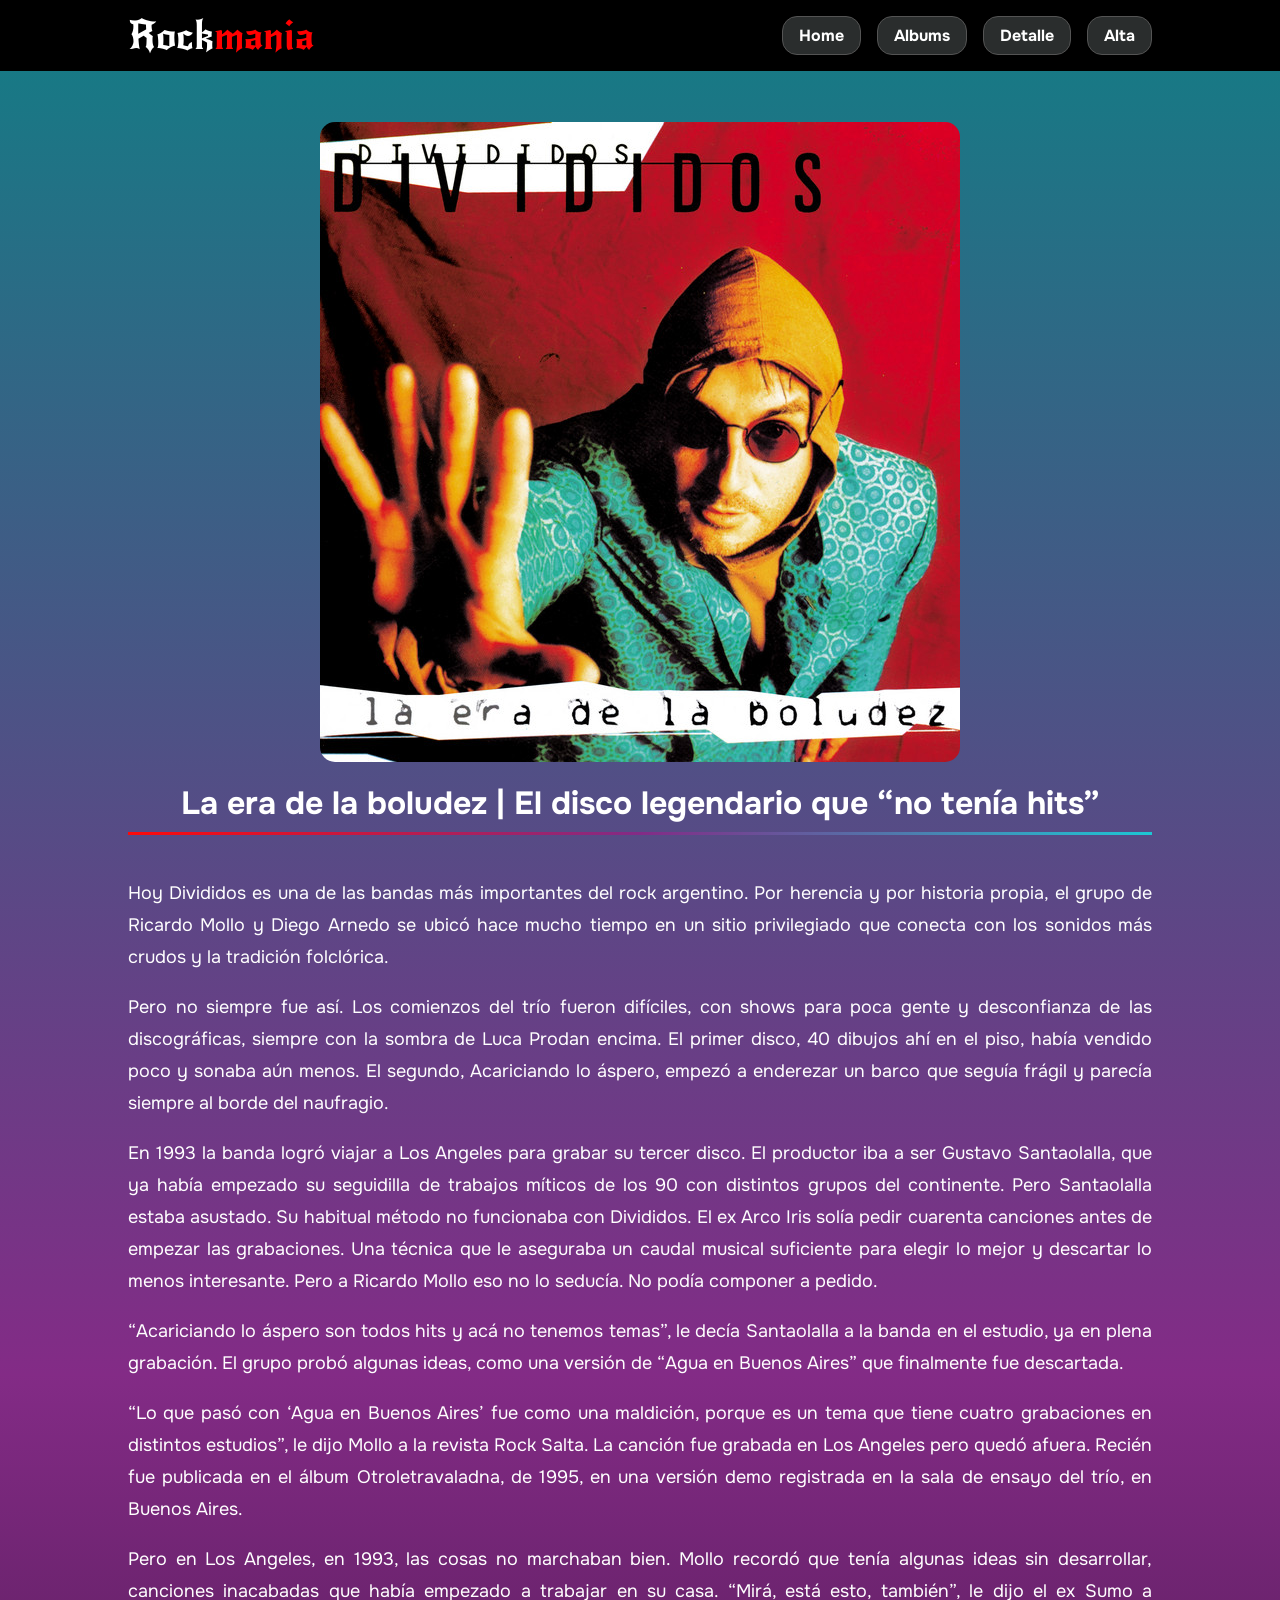
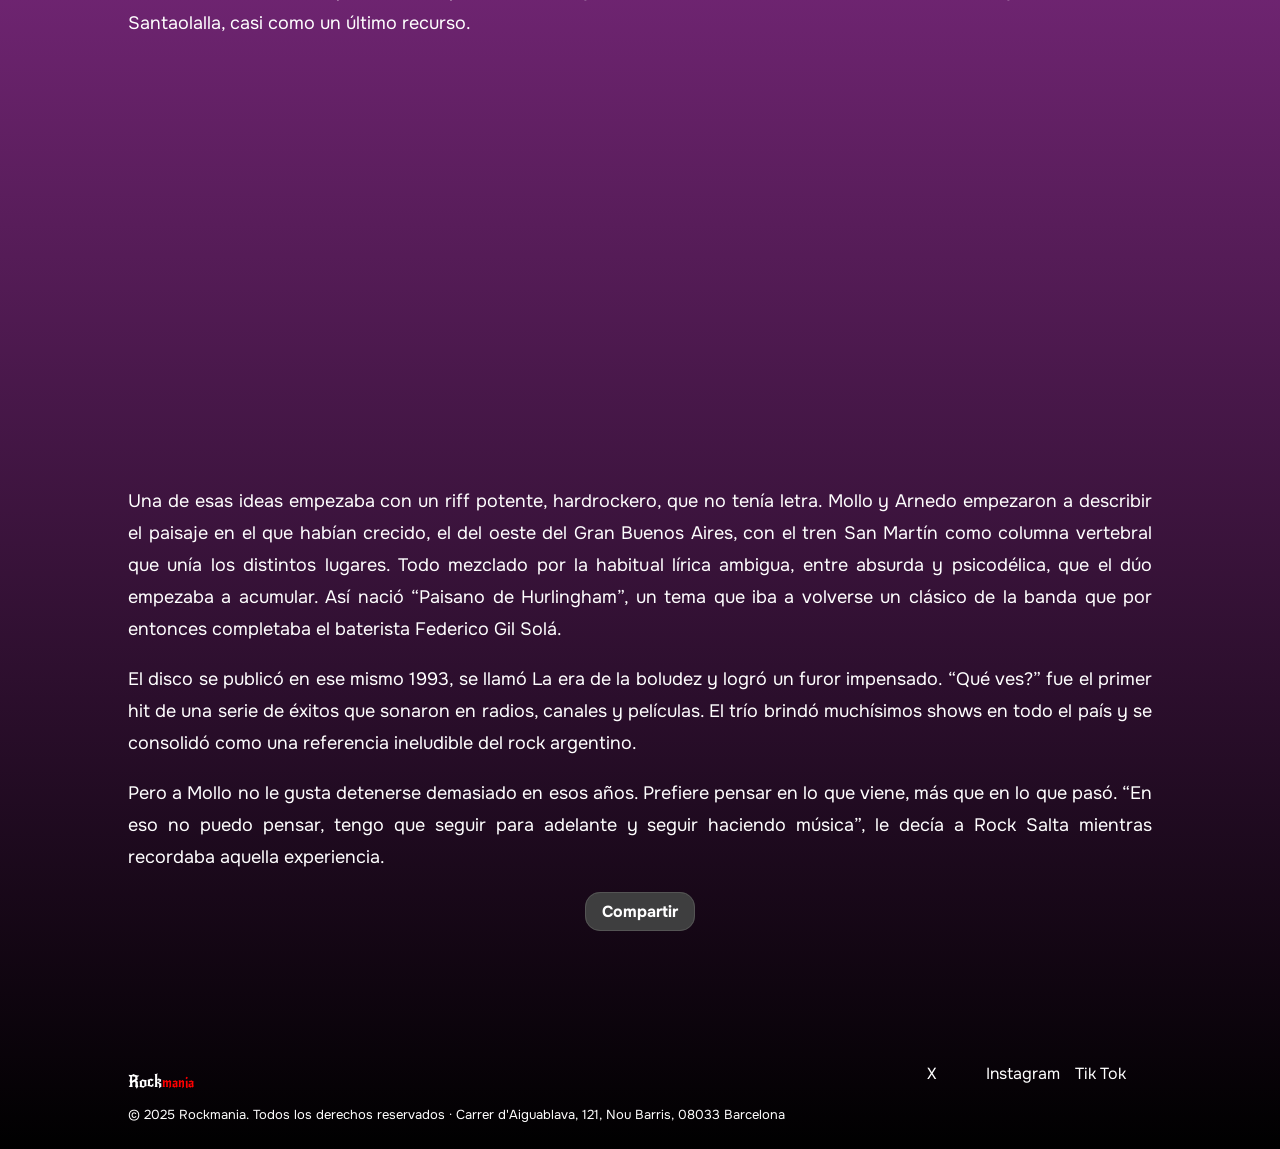
<file: detalle.html>
<!DOCTYPE html>
<html lang="es">

<head>
    <meta charset="UTF-8">
    <meta name="author" content="Ezequiel Ignacio Carracedo">
    <title>Rockmania</title>
    <link rel="icon" type="ico" href="favicon.ico">
    <link rel="stylesheet" href="css/style.css">
    <link rel="stylesheet" href="css/menu.css">
    <link rel="stylesheet" href="css/detalle.css">

</head>

<body class="tipo_general">
    <header class="menu_principal">
        <h1 class="font_titulo_pagina">Rock<span>mania</span></h1>
        <nav>
            <ul class="navegacion">
                <li class="boton"><a href="index.html">Home</a></li>
                <li class="boton"><a href="albums.html">Albums</a></li>
                <li class="boton"><a href="detalle.html">Detalle</a></li>
                <li class="boton"><a href="alta.html">Alta</a></li>
            </ul>
        </nav>
    </header>
    <main>
        <section>
            <article>
                <img src="src/imatges/Albums/laEraDeLaBoludez.jpeg" alt="laEraDeLaBoludez">
                <div class="cuerpo_articulo">
                    <h4>La era de la boludez | El disco legendario que “no tenía hits”</h4>

                    <p>Hoy Divididos es una de las bandas más importantes del rock argentino. Por herencia y por
                        historia
                        propia, el grupo de Ricardo Mollo y Diego Arnedo se ubicó hace mucho tiempo en un sitio
                        privilegiado
                        que conecta con los sonidos más crudos y la tradición folclórica.</p>
                    <p>Pero no siempre fue así. Los comienzos del trío fueron difíciles, con shows para poca gente y
                        desconfianza de las discográficas, siempre con la sombra de Luca Prodan encima. El primer disco,
                        40
                        dibujos ahí en el piso, había vendido poco y sonaba aún menos. El segundo, Acariciando lo
                        áspero,
                        empezó a enderezar un barco que seguía frágil y parecía siempre al borde del naufragio.</p>
                    <p>
                        En 1993 la banda logró viajar a Los Angeles para grabar su tercer disco. El productor iba a ser
                        Gustavo Santaolalla, que ya había empezado su seguidilla de trabajos míticos de los 90 con
                        distintos
                        grupos del continente. Pero Santaolalla estaba asustado. Su habitual método no funcionaba con
                        Divididos. El ex Arco Iris solía pedir cuarenta canciones antes de empezar las grabaciones. Una
                        técnica que le aseguraba un caudal musical suficiente para elegir lo mejor y descartar lo menos
                        interesante. Pero a Ricardo Mollo eso no lo seducía. No podía componer a pedido.
                    </p>

                    <p>“Acariciando lo áspero son todos hits y acá no tenemos temas”, le decía Santaolalla a la banda en
                        el
                        estudio, ya en plena grabación. El grupo probó algunas ideas, como una versión de “Agua en
                        Buenos
                        Aires” que finalmente fue descartada.</p>
                    <p>“Lo que pasó con ‘Agua en Buenos Aires’ fue como una maldición, porque es un tema que tiene
                        cuatro
                        grabaciones en distintos estudios”, le dijo Mollo a la revista Rock Salta. La canción fue
                        grabada en
                        Los Angeles pero quedó afuera. Recién fue publicada en el álbum Otroletravaladna, de 1995, en
                        una
                        versión demo registrada en la sala de ensayo del trío, en Buenos Aires.

                    </p>
                    <p>Pero en Los Angeles, en 1993, las cosas no marchaban bien. Mollo recordó que tenía algunas ideas
                        sin
                        desarrollar, canciones inacabadas que había empezado a trabajar en su casa. “Mirá, está esto,
                        también”, le dijo el ex Sumo a Santaolalla, casi como un último recurso.</p>

                    <div>
                        <iframe width="720" height="405"
                            src="https://www.youtube.com/embed/I-rMr8G_kh8?si=PHnaskoEtUN-_vnn"
                            title="YouTube video player" frameborder="0"
                            allow="accelerometer; autoplay; clipboard-write; encrypted-media; gyroscope; picture-in-picture; web-share"
                            referrerpolicy="strict-origin-when-cross-origin" allowfullscreen></iframe>
                    </div>

                    <p>Una de esas ideas empezaba con un riff potente, hardrockero, que no tenía letra. Mollo y Arnedo
                        empezaron a describir el paisaje en el que habían crecido, el del oeste del Gran Buenos Aires,
                        con
                        el tren San Martín como columna vertebral que unía los distintos lugares. Todo mezclado por la
                        habitual lírica ambigua, entre absurda y psicodélica, que el dúo empezaba a acumular. Así nació
                        “Paisano de Hurlingham”, un tema que iba a volverse un clásico de la banda que por entonces
                        completaba el baterista Federico Gil Solá.</p>
                    <p>El disco se publicó en ese mismo 1993, se llamó La era de la boludez y logró un furor impensado.
                        “Qué
                        ves?” fue el primer hit de una serie de éxitos que sonaron en radios, canales y películas. El
                        trío
                        brindó muchísimos shows en todo el país y se consolidó como una referencia ineludible del rock
                        argentino.</p>
                    <p>Pero a Mollo no le gusta detenerse demasiado en esos años. Prefiere pensar en lo que viene, más
                        que
                        en lo que pasó. “En eso no puedo pensar, tengo que seguir para adelante y seguir haciendo
                        música”,
                        le decía a Rock Salta mientras recordaba aquella experiencia.</p>

                </div>
                <footer>

                    <div>
                        <span class="boton"> <a href="detalle.html">Compartir</a></span>
                    </div>
                </footer>

            </article>
        </section>
    </main>
    <footer class="seccion_footer">
        <div>
            <p class="font_titulo_pagina">Rock<span class="resaltado">mania</span></p>
            <span>&copy; 2025 Rockmania. Todos los derechos reservados · <a
                    href="https://maps.app.goo.gl/htboXodvyVePiQH66"> Carrer d'Aiguablava, 121, Nou Barris, 08033
                    Barcelona </a></span>
        </div>
        <div>
            <div>
                <a href="https://x.com/?lang=es">X</a>
            </div>
            <div>
                <a href="https://www.instagram.com/">Instagram</a>
            </div>
            <div>
                <a href="https://x.com/?lang=es">Tik Tok</a>
            </div>
        </div>
    </footer>

</body>

</html>
</file>
<file: css/style.css>
@import url('https://fonts.googleapis.com/css2?family=New+Rocker&display=swap');
@import url('https://fonts.googleapis.com/css2?family=Onest:wght@100..900&display=swap');

body {
    background-color: #000000;
    color: #ffffff;
    margin-top: 0;
}

*{
 /*border: 1px solid blanchedalmond;*/
   
}

.tipo_general {
    font-family: "Onest", sans-serif;
    font-optical-sizing: auto;
    font-style: normal;
}

.font_titulo_pagina {
    font-family: "New Rocker", system-ui;
    font-weight: 400;
    font-style: normal;
    font-size: 250%;
    margin-top: 0.5%;
    margin-bottom: 0.5%;
}

.font_titulo_pagina span{
    color: red;
}


.boton {
    padding: .50rem 1rem;
    font-weight: bold;
    border-radius: 15px;
    border: 1px solid rgb(84, 84, 84);
}


.tag {

    border: 1px solid rgb(84, 84, 84);
    border-radius: 10px;
    font-size: smaller;
    padding: .2rem 0.5rem;
    display: inline-block;
}

a {
    text-decoration: none;
    color: #ffffff;
}


/*Encabezado general secciones (titulo y enlace a detalle)*/

.encabezado_seccion {
    padding-left: 10%;
    padding-right: 10%;
    padding-top: 1%;
    display: flex;
    justify-content: space-between;
    align-items: center;
    width: 80%;

    h2 {
        border-bottom: 3px solid transparent;
        padding-bottom: .5rem;
        border-image: linear-gradient(to right, #fd0a0a, #832b86, rgb(28, 200, 212)) 1;

    }
}



/*Footer*/

.seccion_footer {
    padding-left: 10%;
    padding-right: 10%;
    display: flex;
    justify-content: space-between;
    margin-bottom: 2%;
}

footer .font_titulo_pagina{
    font-size: medium ;
}

.seccion_footer span{
    font-size: small;
}

.seccion_footer div:nth-child(2){
    display: flex;
    justify-content: space-between;
    width: 20%;
}
</file>
<file: css/index.css>
/*Fondos*/

#albums {
    background: linear-gradient(to top, #010303, #257278);
}

#artistas_destacados {
    background: linear-gradient(to top, #000000, #832b86);
}

#top_canciones {
    background-color: #0c0c0c;
}



/*Encabezado general secciones (titulo y enlace a detalle)*/

.encabezado_seccion {
    padding-left: 10%;
    padding-right: 10%;
    padding-top: 1%;
    display: flex;
    justify-content: space-between;
    align-items: center;
    width: 80%;

    h2 {
        border-bottom: 3px solid transparent;
        padding-bottom: .5rem;
        border-image: linear-gradient(to right, #fd0a0a, #832b86, rgb(28, 200, 212)) 1;

    }
}


.container_tags {
    width: 50%;
    display: flex;
    gap: 15px;
}

/* Articulo Principal*/

.container_articulo_principal {
    display: flex;
    justify-content: space-between;
    padding-left: 10%;
    padding-right: 10%;
    padding-top: 1%;
    padding-bottom: 2%;
}

.container_articulo_principal h2 {
    font-size: 300%;
}

.container_articulo_principal h2>span:first-child {
    background: linear-gradient(to right, #f81414, #e260aa, rgb(226, 16, 233));
    -webkit-background-clip: text;
    -webkit-text-fill-color: transparent;

}

.container_articulo_principal footer {
    display: block;
}

.container_articulo_principal img {
    border-radius: 5%;
    padding-bottom: 2%;
}

.lista_articulo_principal {

    list-style: none;
    display: flex;
    gap: 15px;
    padding: 0;
}

.lista_articulo_principal .boton:first-child {
    background: linear-gradient(to right, #fd0a0a, #832b86, rgb(28, 200, 212)) padding-box;
}

.lista_articulo_principal .boton:first-child:hover {
    background: linear-gradient(to left, #fd0a0a, #832b86, rgb(28, 200, 212)) padding-box;
}

.lista_articulo_principal .boton:nth-child(2) {
    background-color: #189f1f;
}

.lista_articulo_principal .boton:nth-child(2):hover {
    background-color: #376c39;
}

.container_articulo_principal p {
    width: 70%;
    text-align: justify;
}




/* Seccion album */

#albums .encabezado_seccion span {
    background-color: #31a3ac;
    border: 1px solid #96aeaf;
}

#albums .encabezado_seccion span:hover {
    background-color: #147c83;
}

.seccion_album {
    margin-top: 1%;
    padding-left: 10%;
    padding-right: 10%;
    display: flex;
    flex-wrap: wrap;
    justify-content: space-between;
}

.container_album {
    width: 18%;
    background: #202020;
    border-radius: 15px;
    margin-bottom: 2%;
    height: 400px;

    img {
        width: 100%;
        height: 270px;
        border-radius: 15px 15px 0 0;
        object-fit: cover;
    }
}

.container_album:hover {

    transform: translatey(-20px);
    box-shadow: 0 15px 40px rgb(23, 23, 23);
    transition: 0.3s;

}

.texto_album {
    padding-left: 1.5rem;
    padding-right: 1rem;
    display: flex;
    flex-direction: column;
    height: 125px;

    span {
        font-size: small;
    }
}

.texto_album h3 {
    margin: 0;
    margin-top: 0.5rem;
    font-size: medium;
}

.texto_album .tag {
    margin-top: 2%;
    font-size: x-small;
}

.texto_album>div {
    display: flex;
    justify-content: center;
    margin-top: auto;
}


.texto_album .boton {
    background: #147c83;
    padding: .20rem .50rem;
    font-size: small;
    list-style: none;

}

.texto_album .boton:hover {
    background: linear-gradient(to left, #74d6ef, #285e6d) padding-box;
}



.container_album footer>div {
    display: flex;
    flex-wrap: wrap;
}


/* Seccion Artistas */

#artistas_destacados .encabezado_seccion .boton{
    background: #d42246;
}

#artistas_destacados .encabezado_seccion .boton:hover{
    background:rgb(255, 82, 128);
    border: none;
}


.seccion_artista {
    padding-left: 10%;
    width: 80%;
    display: flex;
    flex-wrap: wrap;
    justify-content: space-between;
}

.container_artista {
    width: 23%;
    height: fit-content;
    margin-bottom: 1%;
    background-color: #8f086d;
    border-radius: 15px;
    display: flex;
    position: relative;
}

.container_artista:hover {
    transform: translate(10px, -12px);
    box-shadow: 0 15px 40px rgb(23, 23, 23);
    transition: 0.3s;

}

.container_artista>img {
    width: 35%;
    object-fit: contain;
    border-radius: 15px 0 0 15px;
}


.container_artista>div {
    margin-left: 5%;
}

#artista_anchor {
    position: absolute;
    top: 0;
    left: 0;
    width: 100%;
    height: 100%;
    background-color: rgba(0, 0, 0, 0);
    z-index: 1;
}

.container_artista h4 {
    margin-bottom: 0.5rem;
}

.container_artista span {
    font-size: medium;
}

.estrellas_ranking {
    display: flex;
    margin-top: 5%;
}

.estrellas_ranking img {
    width: 10%;
    background-image: none;
    margin-right: 1%;

}


/* Conciertos y aside*/

#barcelona{
     background: linear-gradient(to right, #0a4206, #105502, rgb(10, 167, 49)) padding-box;
}

.conciertos_aside_container {
    padding-left: 10%;
    padding-right: 10%;
    display: flex;
    justify-content: space-between;

}

.recuadro_proximos_conciertos {
    width: 60%;
    height: 500px;
    display: flex;
    border: 15px solid rgb(30, 142, 164);
    border-radius: 15px;
}

.recuadro_proximos_conciertos>article:nth-child(2) {
    border-right: 15px solid rgb(30, 142, 164);
    border-left: 15px solid rgb(30, 142, 164);
}

.container_concierto {
    width: 33.33%;


    img {
        width: 100%;
        height: 300px;
        object-fit: contain;
    }
}

.container_concierto>div {
    padding-left: 5%;
    padding-right: 3%;
}

.container_concierto>div>span {
    font-size: small;
}

.container_concierto footer {
    display: flex;
    flex-wrap: wrap;
    gap: 9px;
    margin-top: 7%;

}

.container_concierto footer>span {
    background-color: #67084f;
    font-size: x-small;
}


/*Aside*/
aside {
    display: flex;
    flex-direction: column;
}

.container_radio {
    margin-bottom: 5%;
    background-color: #202020;
    border-radius: 15px;
    height: 26.5rem;

}

.container_radio img {
    width: 100%;
    border-radius: 15px 15px 0 0;

}

.container_radio h3 {
    padding-left: 4%;
}

.container_radio a {
    padding-left: 4%;
    margin-left: 4%;
    background-color: #1b9922;
}

.container_radio a:hover {
    background: linear-gradient(to right, #f81414, #e260aa, rgb(226, 16, 233));

}

.container_radio div {
    padding-left: 4%;
    font-weight: bold;
    font-size: large;
    padding-top: 0.5rem;
    padding-bottom: 0.5rem;

}


/*Seccion top 10*/

#top_canciones {
    border: 1px solid rgb(86, 85, 85);
    padding-bottom: 5%;
    margin-bottom: 10%;
}

.seccion_top_canciones {
    padding-left: 10%;
    padding-right: 10%;

}

.top_lista {
    width: 60%;
    display: flex;
    justify-content: space-between;
    padding-left: 1%;
}

.top_lista a {
    font-style: italic;
}
</file>
<file: css/menu.css>
.menu_principal {
    position: sticky;
    top: 0;
    background-color: #000000;
    display: flex;
    justify-content: space-between;
    padding-left: 10%;
    padding-right: 10%;
    box-sizing: border-box;
    align-items: center;
    z-index: 1000;
}

.navegacion {
    display: flex;
    list-style: none;
    justify-content: end;
    gap: 5%;
}

.navegacion .boton:hover {
    background-color: rgb(234, 4, 4);
}

nav .boton {
    background-color: rgb(42, 45, 45);
    border: 1px solid rgb(84, 84, 84);

}
</file>
<file: css/albums.css>
body {
    margin: 0;
    background: linear-gradient(to top, #000000, #4f0451, rgb(91, 4, 4));
}

section {
    padding-left: 10%;
    padding-right: 10%;

}

section>div:first-child{
    text-align: center;
    display: flex;
    justify-content: center;
}


h2 {
    width: fit-content;
    border-bottom: 3px solid transparent;
    padding-bottom: .5rem;
    border-image: linear-gradient(to right, #fd0a0a, #832b86, rgb(28, 200, 212)) 1;
    font-size: xx-large;
}


/*tarjetas albums*/

article>div {
    display: flex;
    flex-direction: column;
}

article>div>div:nth-child(2) {
    width: 50%;
    border: 2px solid red;
    position: relative;
}

article {
    margin-top: 2%;
    border-radius: 15px;
    background: #46454577;
    width: 100%;
    height: 352px;
    display: flex;
}


article img {
    width: 352px;
    height: 352px;
    border-radius: 15px 0 0 15px;
    object-fit: cover;
}

.cuerpo_tarjeta {
    padding-left: 4%;
    display: flex;
    text-align: justify;
    justify-content: space-between;
   
}

.cuerpo_tarjeta div:first-child {
    display: flex;
    flex-direction: column;
    width: 50%;
    margin-right: 2%;
  

}



h3 {
    text-align: center;
    font-size: x-large;
}


.boton {
    background: #056a15;
    
 
   
}

.boton:hover {
    background: #08af24;
}


.cuerpo_tarjeta div:first-child p {
    font-size: medium;
}

#boton{
   display: flex;
   justify-content: center;
   margin-top: auto;
}


.cuerpo_tarjeta div:nth-child(2) {
    width: 45%;
    height: 352px;
    border-radius: 0 15px 15px 0;
}

footer {
    margin-top: 8%;
    margin-bottom: 0;
}
</file>
<file: css/alta.css>
h3 {
    margin-top: 4%;
    padding-left: 10%;
}

main>div:nth-child(2) {
    margin-top: 0%;
    margin-left: 10%;
    margin-right: 10%;
    border: 1px solid rgb(84, 84, 84);
    border-radius: 10px;
    display: flex;
    justify-content: space-between;
}



form {
    margin-top: 7%;
    width: 47%;
    display: flex;
    flex-wrap: wrap;
    justify-content: space-between;
    margin-left: 1rem;

}

form>label {

    display: inline-block;
    width: 20%;
    color: rgb(206, 206, 206);
}

input,
select {
    width: 20%;
    height: 2rem;
    border-radius: 5px;
    border: 1px solid rgb(84, 84, 84);
    background-color: grey;
}


form>div {
    display: flex;
    margin-bottom: 2rem;
    height: fit-content;
    justify-content: space-between;
    align-items: baseline;
    color: rgb(233, 231, 231);

    width: 100%;
}



#boton {
    display: flex;
    justify-content: flex-end;
    width: 100%;
}

.boton {
    font-size: medium;
    background-color: rgb(10, 59, 124);
    border: none;
    color: white;
}

.boton:hover {
    background-color: purple;
    cursor: pointer;
}

footer {
    position: relative;
    margin-top: 15%;
    width: 78vw;
}

footer .font_titulo_pagina{
    font-size: smaller;
}

img{
    border-radius: 10px;
}
</file>
<file: css/detalle.css>
body{
    margin: 0;
    background: linear-gradient( to top, #000000, #832b86, rgb(18, 125, 133)) ;
}

article {
    padding-left: 10%;
    padding-right: 10%;
    display: flex;
    flex-direction: column;
    margin-top: 4%;
}


div>h4 {
    
    margin-top: 2%;
    text-align: center;
    font-size:xx-large;
    border-bottom: 3px solid transparent;
    padding-bottom: .5rem;
    border-image: linear-gradient(to right, #fd0a0a, #832b86, rgb(28, 200, 212)) 1;


}
div>p{
    font-size: large;
}

.cuerpo_articulo>div {
    display: flex;
    justify-content: center;
    align-items: center;
    margin-top: 2%;
    margin-bottom: 2%;


}



img {
    border-radius: 15px;
    margin: auto;

}


p {
    text-align: justify;
    line-height: 2rem;

}

body>footer {
    position: relative;
    margin-top: 11%;
    width: 78vw;
}

article>footer{
    display: flex;
    flex-direction: column;
    margin: auto;
    margin-top: 1%;
}

.boton{
    background-color:#3e3e3f;
}

.boton:hover{
    background-color: #fd0a0a;
    cursor: pointer;
}
</file>
